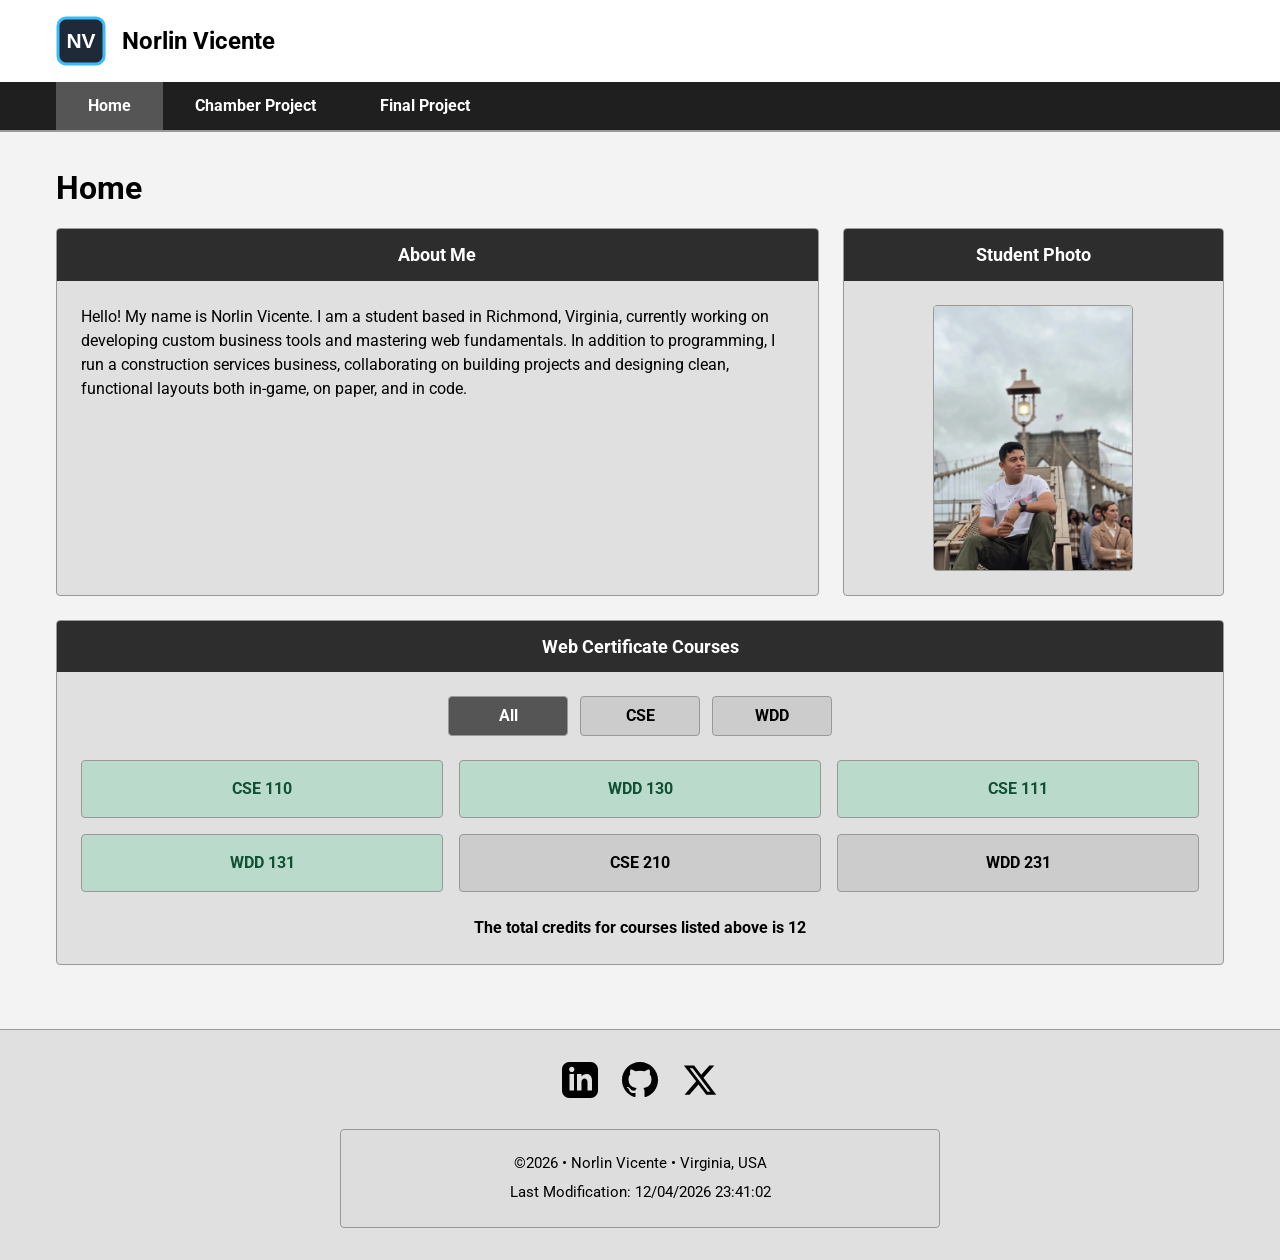
<file: index.html>
<!DOCTYPE html>
<html lang="en">

<head>
    <meta charset="UTF-8">
    <meta name="viewport" content="width=device-width, initial-scale=1.0">

    <title>WDD 231 - Course Home Page - Norlin Vicente</title>

    <meta name="description"
        content="Course home page for Norlin Vicente in WDD 231: Web Frontend Development I, featuring completed coursework and web development projects.">

    <meta name="author" content="Norlin Vicente">

    <!-- Google Font -->
    <link rel="preconnect" href="https://fonts.googleapis.com">
    <link rel="preconnect" href="https://fonts.gstatic.com" crossorigin>
    <link href="https://fonts.googleapis.com/css2?family=Roboto:wght@300;400;700&display=swap" rel="stylesheet">

    <!-- CSS files -->
    <link rel="stylesheet" href="styles/normalize.css">
    <link rel="stylesheet" href="styles/small.css">
    <link rel="stylesheet" href="styles/larger.css">

    <!-- JavaScript files -->
    <script src="scripts/navigation.js" defer></script>
    <script src="scripts/dates.js" defer></script>
    <script src="scripts/courses.js" defer></script>
</head>

<body>
    <header>
        <div class="header-top">
            <div class="logo-area">
                <img src="images/logo.svg" class="logo" alt="Norlin Vicente course website logo" width="50" height="50">

                <span>Norlin Vicente</span>
            </div>

            <button id="menu-button" type="button" aria-label="Open navigation menu" aria-controls="navigation"
                aria-expanded="false">
                ☰
            </button>
        </div>

        <nav id="navigation" aria-label="Primary navigation">
            <a href="index.html" class="active" aria-current="page">
                Home
            </a>

            <a href="chamber/directory.html">
                Chamber Project
            </a>

            <a href="project/index.html">
                Final Project
            </a>
        </nav>
    </header>

    <main>
        <h1>Home</h1>

        <div class="grid-container">
            <section class="card info-card">
                <h2>About Me</h2>

                <div class="card-content">
                    <p>
                        Hello! My name is Norlin Vicente. I am a student based in
                        Richmond, Virginia, currently working on developing custom
                        business tools and mastering web fundamentals. In addition
                        to programming, I run a construction services business,
                        collaborating on building projects and designing clean,
                        functional layouts both in-game, on paper, and in code.
                    </p>
                </div>
            </section>

            <section class="card photo-card">
                <h2>Student Photo</h2>

                <div class="card-content photo-container">
                    <img src="images/profile.webp" alt="Norlin Vicente sitting near the Brooklyn Bridge" width="200"
                        height="200">
                </div>
            </section>

            <section class="card courses-card">
                <h2>Web Certificate Courses</h2>

                <div class="card-content">
                    <div class="filter-buttons" aria-label="Filter courses by subject">

                        <button id="filter-all" class="btn active" type="button">
                            All
                        </button>

                        <button id="filter-cse" class="btn" type="button">
                            CSE
                        </button>

                        <button id="filter-wdd" class="btn" type="button">
                            WDD
                        </button>
                    </div>

                    <div id="course-container" class="courses-grid" aria-live="polite">
                        <!-- Courses are displayed with JavaScript. -->
                    </div>

                    <p id="total-credits" class="credits-display">
                        The total credits for courses listed above is
                        <span id="credits-value">0</span>
                    </p>
                </div>
            </section>
        </div>
    </main>

    <footer>
        <div class="footer-socials">
            <a href="https://www.linkedin.com/" target="_blank" rel="noopener noreferrer"
                aria-label="Visit Norlin Vicente's LinkedIn profile">

                <svg viewBox="0 0 24 24" width="36" height="36" fill="currentColor" aria-hidden="true">

                    <path
                        d="M19 0h-14c-2.761 0-5 2.239-5 5v14c0 2.761 2.239 5 5 5h14c2.762 0 5-2.239 5-5v-14c0-2.761-2.238-5-5-5zm-11 19h-3v-11h3v11zm-1.5-12.268c-.966 0-1.75-.779-1.75-1.75s.784-1.75 1.75-1.75 1.75.779 1.75 1.75-.784 1.75-1.75 1.75zm13.5 12.268h-3v-5.604c0-3.368-4-3.113-4 0v5.604h-3v-11h3v1.765c1.396-2.586 7-2.777 7 2.476v6.759z">
                    </path>
                </svg>
            </a>

            <a href="https://github.com/vicentenorlin27" target="_blank" rel="noopener noreferrer"
                aria-label="Visit Norlin Vicente's GitHub profile">

                <svg viewBox="0 0 24 24" width="36" height="36" fill="currentColor" aria-hidden="true">

                    <path
                        d="M12 0c-6.626 0-12 5.373-12 12 0 5.302 3.438 9.8 8.207 11.387.599.111.793-.261.793-.577v-2.234c-3.338.726-4.033-1.416-4.033-1.416-.546-1.387-1.333-1.756-1.333-1.756-1.089-.745.083-.729.083-.729 1.205.084 1.839 1.237 1.839 1.237 1.07 1.834 2.807 1.304 3.492.997.107-.775.418-1.305.762-1.604-2.665-.305-5.467-1.334-5.467-5.931 0-1.311.469-2.381 1.236-3.221-.124-.303-.535-1.524.117-3.176 0 0 1.008-.322 3.301 1.23.957-.266 1.983-.399 3.003-.404 1.02.005 2.047.138 3.006.404 2.291-1.552 3.297-1.23 3.297-1.23.653 1.653.242 2.874.118 3.176.77.84 1.235 1.911 1.235 3.221 0 4.609-2.807 5.624-5.479 5.921.43.372.823 1.102.823 2.222v3.293c0 .319.192.694.801.576 4.765-1.589 8.199-6.086 8.199-11.386 0-6.627-5.373-12-12-12z">
                    </path>
                </svg>
            </a>

            <a href="https://x.com/" target="_blank" rel="noopener noreferrer" aria-label="Visit X">

                <svg viewBox="0 0 24 24" width="36" height="36" fill="currentColor" aria-hidden="true">

                    <path
                        d="M18.244 2.25h3.308l-7.227 8.26 8.502 11.24H16.17l-5.214-6.817L4.99 21.75H1.68l7.73-8.835L1.254 2.25H8.08l4.713 6.231zm-1.161 17.52h1.833L7.084 4.126H5.117z">
                    </path>
                </svg>
            </a>
        </div>

        <div class="footer-bottom">
            <p>
                &copy;<span id="currentyear"></span>
                • Norlin Vicente
                • Virginia, USA
            </p>

            <p id="lastModified"></p>
        </div>
    </footer>
</body>

</html>
</file>
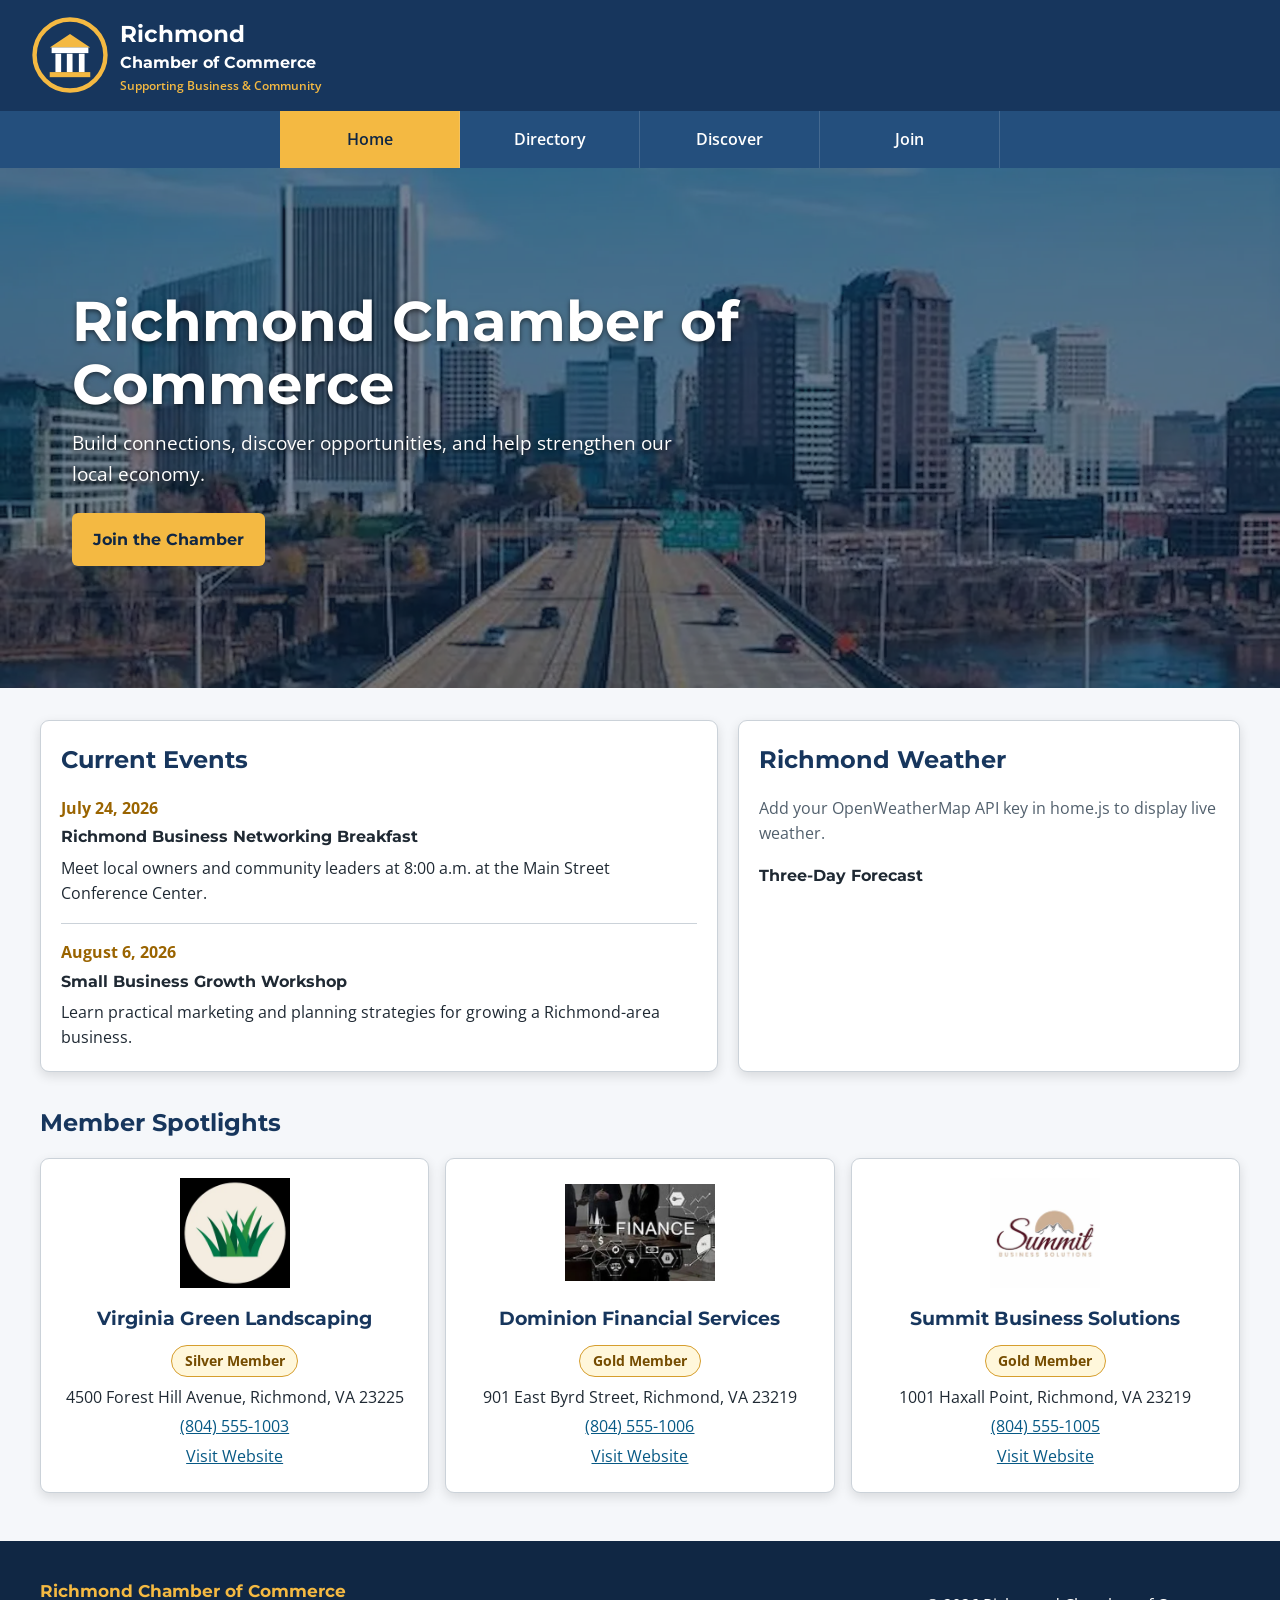
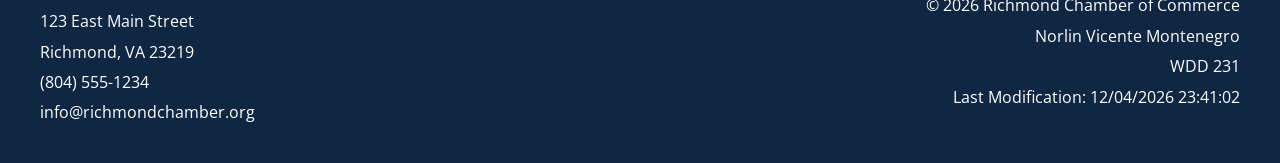
<file: chamber/index.html>
<!DOCTYPE html>
<html lang="en">

<head>
    <meta charset="UTF-8">

    <meta name="viewport" content="width=device-width, initial-scale=1.0">

    <title>
        Richmond Chamber of Commerce | Business Growth
    </title>

    <meta name="description"
        content="Connect with Richmond businesses, discover local events, and grow your organization through the Richmond Chamber of Commerce.">

    <meta name="author" content="Norlin Vicente Montenegro">

    <link rel="icon" href="images/favicon.ico">

    <meta property="og:title" content="Richmond Chamber of Commerce | Supporting Local Business">

    <meta property="og:description"
        content="Connect with local businesses, discover opportunities, and help strengthen the Richmond, Virginia community.">

    <meta property="og:image" content="https://vicentenorlin27.github.io/wdd231/chamber/images/hero.webp">

    <meta property="og:url" content="https://vicentenorlin27.github.io/wdd231/chamber/">

    <meta property="og:type" content="website">

    <link rel="preconnect" href="https://fonts.googleapis.com">

    <link rel="preconnect" href="https://fonts.gstatic.com" crossorigin>

    <link
        href="https://fonts.googleapis.com/css2?family=Montserrat:wght@400;600;700&family=Open+Sans:wght@400;600&display=swap"
        rel="stylesheet">

    <link rel="stylesheet" href="styles/normalize.css">

    <link rel="stylesheet" href="styles/small.css">

    <link rel="stylesheet" href="styles/larger.css">

    <script src="scripts/navigation.js" defer>
    </script>

    <script src="scripts/home.js" defer>
    </script>
</head>

<body>

    <header>

        <div class="logo-area">

            <img src="images/logo.svg" alt="Richmond Chamber of Commerce logo" width="80" height="80">

            <div class="site-name">

                <span>Richmond</span>

                <strong>
                    Chamber of Commerce
                </strong>

                <p class="tagline">
                    Supporting Business &amp; Community
                </p>

            </div>

        </div>

        <button id="menu-toggle" type="button" aria-label="Toggle navigation menu" aria-controls="nav-menu"
            aria-expanded="false">

            <span></span>
            <span></span>
            <span></span>

        </button>

    </header>

    <nav aria-label="Primary Navigation">

        <ul id="nav-menu">

            <li>
                <a href="index.html" class="active" aria-current="page">
                    Home
                </a>
            </li>

            <li>
                <a href="directory.html">
                    Directory
                </a>
            </li>

            <li>
                <a href="discover.html">
                    Discover
                </a>
            </li>

            <li>
                <a href="join.html">
                    Join
                </a>
            </li>

        </ul>

    </nav>

    <main class="home-main">

        <section class="hero" aria-labelledby="hero-title">

            <img src="images/hero.webp" alt="Downtown Richmond, Virginia" width="1200" height="600">

            <div class="hero-content">

                <h1 id="hero-title">
                    Richmond Chamber of Commerce
                </h1>

                <p>
                    Build connections, discover opportunities,
                    and help strengthen our local economy.
                </p>

                <a class="cta-button" href="join.html">
                    Join the Chamber
                </a>

            </div>

        </section>

        <div class="home-grid">

            <section class="home-panel events" aria-labelledby="events-title">

                <h2 id="events-title">
                    Current Events
                </h2>

                <article>

                    <p class="event-date">
                        July 24, 2026
                    </p>

                    <h3>
                        Richmond Business Networking Breakfast
                    </h3>

                    <p>
                        Meet local owners and community leaders
                        at 8:00 a.m. at the Main Street
                        Conference Center.
                    </p>

                </article>

                <article>

                    <p class="event-date">
                        August 6, 2026
                    </p>

                    <h3>
                        Small Business Growth Workshop
                    </h3>

                    <p>
                        Learn practical marketing and planning
                        strategies for growing a Richmond-area
                        business.
                    </p>

                </article>

            </section>

            <section class="home-panel weather" aria-labelledby="weather-title">

                <h2 id="weather-title">
                    Richmond Weather
                </h2>

                <div id="current-weather" aria-live="polite">

                    <p>
                        Loading current weather...
                    </p>

                </div>

                <h3>
                    Three-Day Forecast
                </h3>

                <div id="forecast" class="forecast" aria-live="polite">
                </div>

            </section>

        </div>

        <section class="spotlights-section" aria-labelledby="spotlights-title">

            <h2 id="spotlights-title">
                Member Spotlights
            </h2>

            <div id="spotlights" class="spotlights" aria-live="polite">

                <p>
                    Loading member spotlights...
                </p>

            </div>

        </section>

    </main>

    <footer>

        <div class="footer-layout">

            <div class="footer-info">

                <p>
                    <strong>
                        Richmond Chamber of Commerce
                    </strong>
                </p>

                <p>
                    123 East Main Street
                </p>

                <p>
                    Richmond, VA 23219
                </p>

                <p>
                    (804) 555-1234
                </p>

                <p>
                    info@richmondchamber.org
                </p>

            </div>

            <div class="footer-development">

                <p>
                    &copy;
                    <span id="current-year"></span>
                    Richmond Chamber of Commerce
                </p>

                <p>
                    Norlin Vicente Montenegro
                </p>

                <p>
                    WDD 231
                </p>

                <p id="last-modified"></p>

            </div>

        </div>

    </footer>

</body>

</html>
</file>
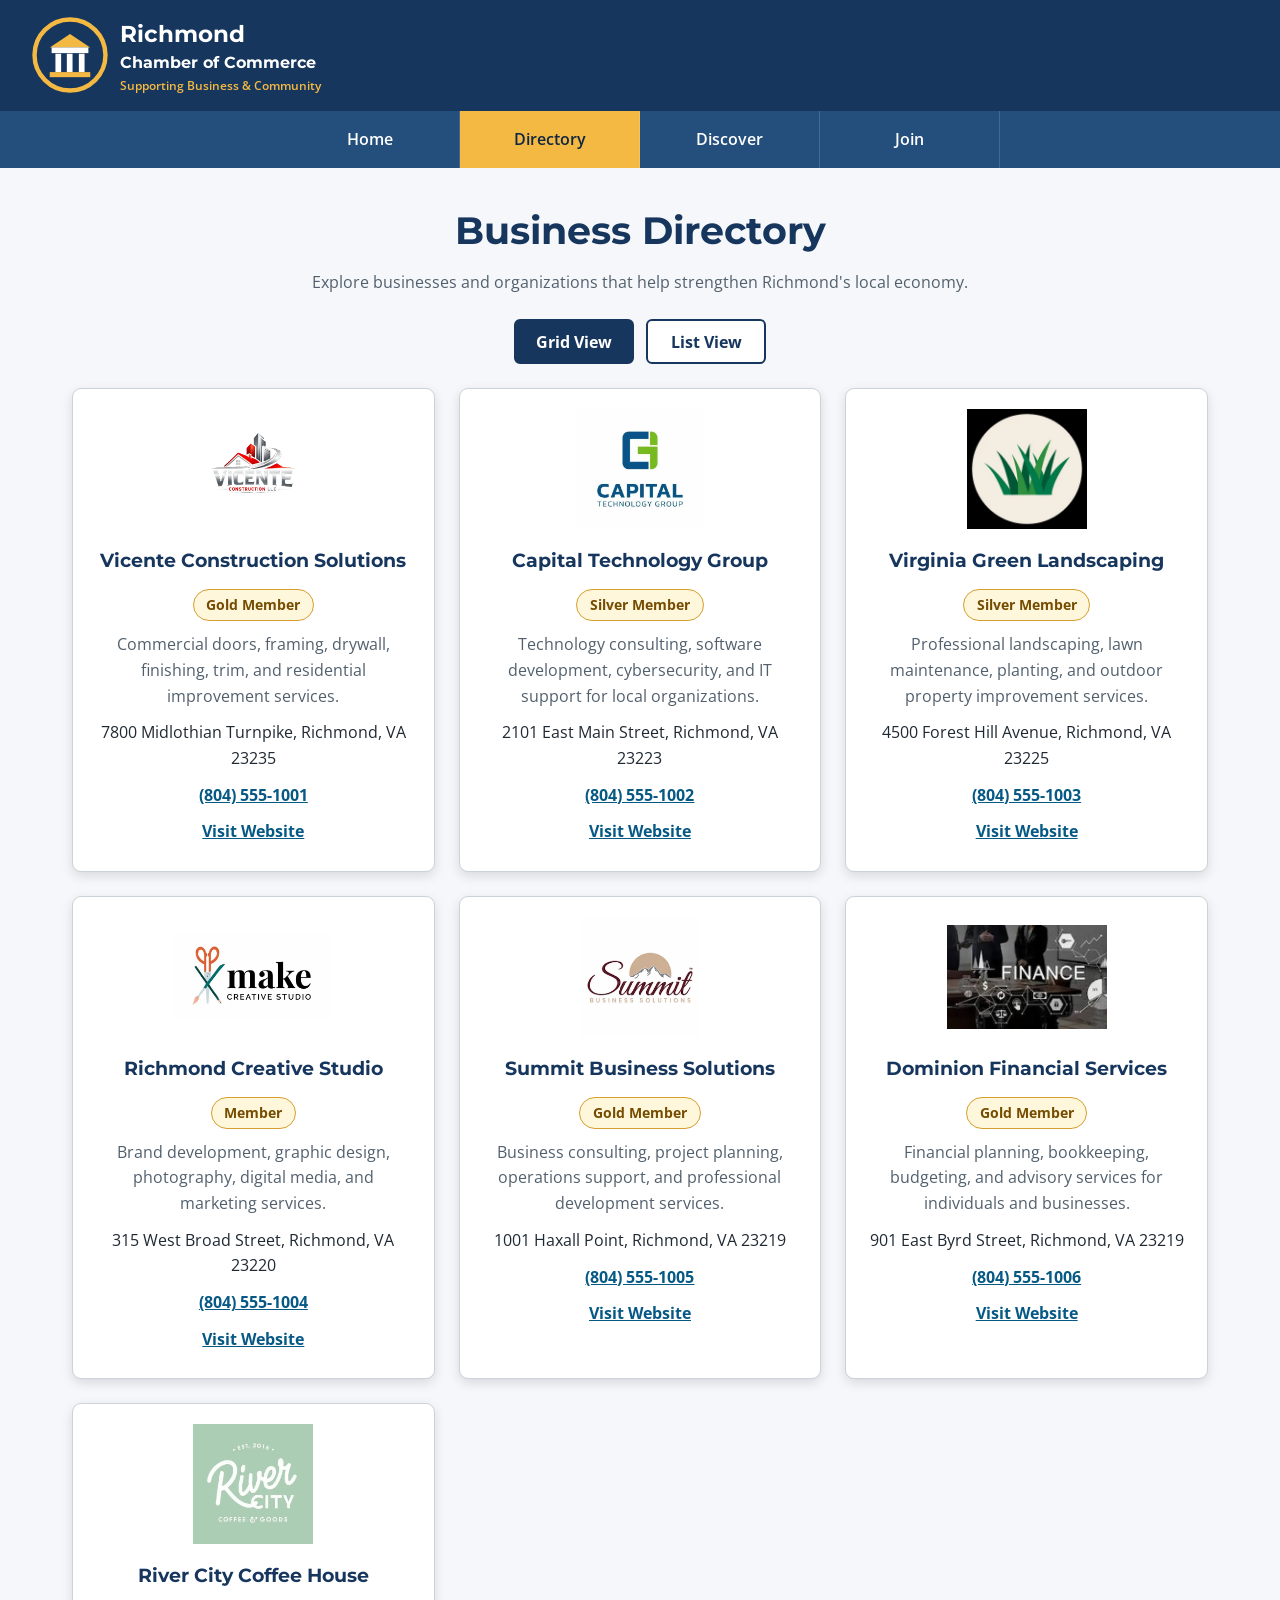
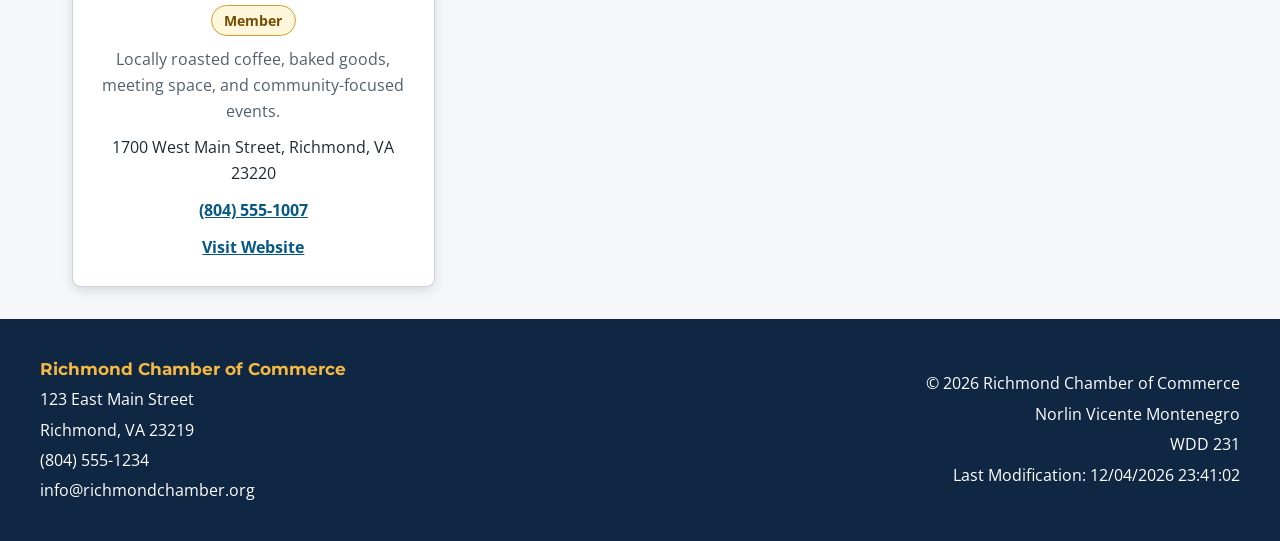
<file: chamber/directory.html>
<!DOCTYPE html>
<html lang="en">

<head>
    <meta charset="UTF-8">
    <meta name="viewport" content="width=device-width, initial-scale=1.0">

    <title>Richmond Chamber of Commerce Business Directory</title>

    <meta name="description"
        content="Explore the Richmond Chamber of Commerce business directory and connect with local businesses and organizations in Richmond, Virginia.">

    <meta name="author" content="Norlin Vicente Montenegro">

    <!-- Favicon -->
    <link rel="icon" href="images/favicon.ico">

    <!-- Open Graph -->
    <meta property="og:title" content="Richmond Chamber of Commerce Business Directory">
    <meta property="og:description"
        content="Discover trusted local businesses and organizations serving the Richmond, Virginia community.">

    <!-- Replace this later with hero.webp if desired -->
    <meta property="og:image" content="https://vicentenorlin27.github.io/wdd231/chamber/images/logo.svg">

    <meta property="og:url" content="https://vicentenorlin27.github.io/wdd231/chamber/directory.html">

    <meta property="og:type" content="website">

    <!-- Google Fonts -->
    <link rel="preconnect" href="https://fonts.googleapis.com">

    <link rel="preconnect" href="https://fonts.gstatic.com" crossorigin>

    <link
        href="https://fonts.googleapis.com/css2?family=Montserrat:wght@400;600;700&family=Open+Sans:wght@400;600&display=swap"
        rel="stylesheet">

    <!-- CSS -->
    <link rel="stylesheet" href="styles/normalize.css">
    <link rel="stylesheet" href="styles/small.css">
    <link rel="stylesheet" href="styles/larger.css">

    <!-- JavaScript -->
    <script src="scripts/navigation.js" defer></script>
    <script src="scripts/directory.js" defer></script>

</head>

<body>

    <header>

        <div class="logo-area">

            <img src="images/logo.svg" alt="Richmond Chamber of Commerce logo" width="80" height="80">

            <div class="site-name">

                <span>Richmond</span>

                <strong>Chamber of Commerce</strong>

                <p class="tagline">
                    Supporting Business &amp; Community
                </p>

            </div>

        </div>

        <button id="menu-toggle" type="button" aria-label="Toggle navigation menu" aria-controls="nav-menu"
            aria-expanded="false">

            <span></span>
            <span></span>
            <span></span>

        </button>

    </header>

    <nav aria-label="Primary Navigation">

        <ul id="nav-menu">

            <li>
                <a href="index.html">
                    Home
                </a>
            </li>

            <li>
                <a href="directory.html" class="active" aria-current="page">
                    Directory
                </a>
            </li>

            <li>
                <a href="discover.html">
                    Discover
                </a>
            </li>

            <li>
                <a href="join.html">
                    Join
                </a>
            </li>

        </ul>

    </nav>

    <main>

        <h1>Business Directory</h1>

        <p class="directory-introduction">
            Explore businesses and organizations that help strengthen Richmond's local economy.
        </p>

        <!-- VALID HTML -->
        <div class="view-controls" role="group" aria-label="Directory view selection">

            <button id="grid-btn" class="active" type="button" aria-pressed="true">

                Grid View

            </button>

            <button id="list-btn" type="button" aria-pressed="false">

                List View

            </button>

        </div>

        <div id="directory-container" class="grid-view" aria-live="polite">

            <!-- Generated with JavaScript -->

        </div>

    </main>

    <footer>

        <div class="footer-layout">

            <div class="footer-info">

                <p>
                    <strong>Richmond Chamber of Commerce</strong>
                </p>

                <p>
                    123 East Main Street
                </p>

                <p>
                    Richmond, VA 23219
                </p>

                <p>
                    (804) 555-1234
                </p>

                <p>
                    info@richmondchamber.org
                </p>

            </div>

            <div class="footer-development">

                <p>
                    &copy;
                    <span id="current-year"></span>
                    Richmond Chamber of Commerce
                </p>

                <p>
                    Norlin Vicente Montenegro
                </p>

                <p>
                    WDD 231
                </p>

                <p id="last-modified"></p>

            </div>

        </div>

    </footer>

</body>

</html>
</file>
<file: styles/small.css>
/* Color Scheme Palette matching the wireframe aesthetic */
:root {
    --primary-dark: #1f1f1f;
    --nav-bg: #2d2d2d;
    --nav-active: #555555;
    --card-header-bg: #2d2d2d;
    --card-body-bg: #e0e0e0;
    --completed-color: #badbcc;
    --completed-text: #0f5132;
    --text-color: #000000;
    --bg-color: #f3f3f3;
    --border-color: #999999;
}

* {
    box-sizing: border-box;
    margin: 0;
    padding: 0;
}

body {
    font-family: "Roboto", sans-serif;
    color: var(--text-color);
    background-color: var(--bg-color);
    line-height: 1.5;
}

/* Header and site branding */
header {
    background-color: #ffffff;
    border-bottom: 2px solid var(--border-color);
}

.header-top {
    display: flex;
    justify-content: space-between;
    align-items: center;
    max-width: 1200px;
    margin: 0 auto;
    padding: 1rem;
}

.logo-area {
    display: flex;
    align-items: center;
    gap: 1rem;
}

.logo-area span {
    font-size: 1.5rem;
    font-weight: bold;
}

/* Hamburger menu */
#menu-button {
    padding: 0.25rem 0.75rem;
    border: 1px solid var(--border-color);
    border-radius: 4px;
    background: none;
    color: var(--text-color);
    font-size: 1.75rem;
    cursor: pointer;
}

/* Mobile navigation */
#navigation {
    display: none;
    flex-direction: column;
    background-color: var(--nav-bg);
}

#navigation.open {
    display: flex;
}

#navigation a {
    padding: 1rem;
    border-top: 1px solid #444444;
    color: #ffffff;
    font-weight: bold;
    text-align: left;
    text-decoration: none;
    transition: background 0.2s;
}

#navigation a:hover,
#navigation a.active {
    background-color: var(--nav-active);
}

/* Main content */
main {
    max-width: 1200px;
    margin: 0 auto;
    padding: 1rem;
}

h1 {
    margin: 1rem 0;
    font-size: 2rem;
    text-align: left;
}

/* Content panels */
.grid-container {
    display: flex;
    flex-direction: column;
    gap: 1.5rem;
}

.card {
    overflow: hidden;
    border: 1px solid var(--border-color);
    border-radius: 4px;
    background-color: var(--card-body-bg);
}

.card h2 {
    padding: 0.75rem;
    background-color: var(--card-header-bg);
    color: #ffffff;
    font-size: 1.15rem;
    text-align: center;
}

.card-content {
    padding: 1.5rem;
}

.photo-container {
    display: flex;
    align-items: center;
    justify-content: center;
}

.photo-container img {
    max-width: 100%;
    height: auto;
    border: 1px solid var(--border-color);
    border-radius: 4px;
    object-fit: cover;
}

/* Course filter buttons */
.filter-buttons {
    display: flex;
    justify-content: center;
    gap: 0.75rem;
    margin-bottom: 1.5rem;
}

.btn {
    flex: 1;
    max-width: 120px;
    padding: 0.6rem;
    border: 1px solid var(--border-color);
    border-radius: 4px;
    background-color: #cccccc;
    font-size: 1rem;
    font-weight: bold;
    cursor: pointer;
    transition: all 0.2s;
}

.btn:hover,
.btn.active {
    background-color: var(--nav-active);
    color: #ffffff;
}

.courses-grid {
    display: flex;
    flex-direction: column;
    gap: 0.75rem;
}

.course-card {
    padding: 1rem;
    border: 1px solid var(--border-color);
    border-radius: 4px;
    background-color: #cccccc;
    font-weight: bold;
    text-align: center;
}

.course-card.completed {
    background-color: var(--completed-color);
    color: var(--completed-text);
}

.credits-display {
    margin-top: 1.5rem;
    font-weight: bold;
    text-align: center;
}

/* Footer */
footer {
    margin-top: 3rem;
    padding: 2rem 1rem;
    border-top: 1px solid var(--border-color);
    background-color: var(--card-body-bg);
    color: var(--text-color);
    text-align: center;
}

.footer-socials {
    display: flex;
    justify-content: center;
    gap: 1.5rem;
    margin-bottom: 1.5rem;
}

.footer-socials a {
    color: var(--text-color);
    transition: transform 0.2s;
}

.footer-socials a:hover {
    transform: scale(1.1);
}

.footer-bottom {
    max-width: 600px;
    margin: 0 auto;
    padding: 1rem;
    border: 1px solid var(--border-color);
    border-radius: 4px;
    background-color: #dddddd;
}

.footer-bottom p {
    margin: 0.4rem 0;
    font-size: 0.95rem;
}
</file>
<file: styles/larger.css>
@media only screen and (min-width: 48rem) {
    header {
        display: flex;
        flex-direction: column;
    }

    .header-top {
        width: 100%;
    }

    #menu-button {
        display: none;
    }

    #navigation {
        display: flex;
        flex-direction: row;
        justify-content: flex-start;
        padding-left: max(1rem,
                calc((100% - 1200px) / 2 + 1rem));
        background-color: var(--primary-dark);
    }

    #navigation a {
        padding: 0.75rem 2rem;
        border-top: none;
    }

    .grid-container {
        display: grid;
        grid-template-columns: 2fr 1fr;
        gap: 1.5rem;
    }

    .info-card {
        grid-column: 1 / 2;
    }

    .photo-card {
        grid-column: 2 / 3;
    }

    .courses-card {
        grid-column: 1 / 3;
    }

    .courses-grid {
        display: grid;
        grid-template-columns: repeat(3, 1fr);
        gap: 1rem;
    }
}
</file>
<file: chamber/styles/small.css>
:root {
    --primary-color: #17365d;
    --primary-dark: #102744;
    --secondary-color: #f4b942;
    --secondary-dark: #9a6400;
    --background-color: #f5f7fa;
    --card-color: #ffffff;
    --text-color: #1f2933;
    --muted-text: #52606d;
    --border-color: #cbd2d9;
    --light-navigation: #244f7d;
    --error-color: #9b1c1c;
    --shadow: 0 4px 12px rgb(0 0 0 / 12%);
}

* {
    box-sizing: border-box;
}

html {
    min-width: 320px;
}

body {
    min-width: 320px;
    margin: 0;
    overflow-x: hidden;
    background-color: var(--background-color);
    color: var(--text-color);
    font-family: "Open Sans", sans-serif;
    line-height: 1.6;
}

img {
    display: block;
    max-width: 100%;
    height: auto;
}

h1,
h2,
h3 {
    font-family: "Montserrat", sans-serif;
}

a {
    color: #075985;
}

a:hover {
    color: #0c4a6e;
}

header {
    display: flex;
    align-items: center;
    justify-content: space-between;
    gap: 1rem;
    min-height: 100px;
    padding: 1rem;
    background-color: var(--primary-color);
    color: #ffffff;
}

.logo-area {
    display: flex;
    align-items: center;
    gap: 0.75rem;
    min-width: 0;
}

.logo-area img {
    width: 64px;
    height: 64px;
    flex-shrink: 0;
    object-fit: contain;
}

.site-name {
    display: flex;
    flex-direction: column;
    min-width: 0;
}

.site-name span {
    font-family: "Montserrat", sans-serif;
    font-size: 1.1rem;
    font-weight: 700;
}

.site-name strong {
    font-family: "Montserrat", sans-serif;
    font-size: 0.9rem;
    line-height: 1.2;
}

.tagline {
    display: none;
    margin: 0.2rem 0 0;
    color: var(--secondary-color);
    font-size: 0.75rem;
    font-weight: 600;
}

#menu-toggle {
    display: flex;
    flex-direction: column;
    justify-content: center;
    gap: 5px;
    width: 48px;
    height: 48px;
    padding: 0.65rem;
    flex-shrink: 0;
    border: 1px solid transparent;
    border-radius: 5px;
    background: transparent;
    cursor: pointer;
}

#menu-toggle span {
    display: block;
    width: 100%;
    height: 3px;
    border-radius: 2px;
    background-color: #ffffff;
    transition:
        transform 0.25s ease,
        opacity 0.25s ease;
}

#menu-toggle.active span:nth-child(1) {
    transform: translateY(8px) rotate(45deg);
}

#menu-toggle.active span:nth-child(2) {
    opacity: 0;
}

#menu-toggle.active span:nth-child(3) {
    transform: translateY(-8px) rotate(-45deg);
}

#menu-toggle:focus-visible,
.view-controls button:focus-visible,
nav a:focus-visible,
.cta-button:focus-visible {
    outline: 3px solid var(--secondary-color);
    outline-offset: 3px;
}

nav {
    background-color: var(--light-navigation);
}

#nav-menu {
    display: none;
    flex-direction: column;
    margin: 0;
    padding: 0;
    list-style: none;
}

#nav-menu.open {
    display: flex;
}

#nav-menu a {
    display: block;
    padding: 1rem;
    border-bottom:
        1px solid rgb(255 255 255 / 15%);
    color: #ffffff;
    font-weight: 600;
    text-align: center;
    text-decoration: none;
}

#nav-menu a:hover,
#nav-menu a.active {
    background-color: var(--secondary-color);
    color: var(--primary-dark);
}

main {
    width: 100%;
    max-width: 1200px;
    min-height: 60vh;
    margin: 0 auto;
    padding: 1.5rem 1rem 2.5rem;
}

main h1 {
    margin: 0 0 0.5rem;
    color: var(--primary-color);
    font-size: clamp(1.8rem, 7vw, 2.4rem);
    text-align: center;
}

.directory-introduction {
    max-width: 700px;
    margin: 0 auto 1.5rem;
    color: var(--muted-text);
    text-align: center;
}

.view-controls {
    display: flex;
    flex-wrap: wrap;
    justify-content: center;
    gap: 0.75rem;
    margin-bottom: 1.5rem;
}

.view-controls button {
    min-width: 120px;
    padding: 0.7rem 1rem;
    border: 2px solid var(--primary-color);
    border-radius: 6px;
    background-color: var(--card-color);
    color: var(--primary-color);
    font-weight: 700;
    cursor: pointer;
}

.view-controls button:hover,
.view-controls button.active {
    background-color: var(--primary-color);
    color: #ffffff;
}

.grid-view {
    display: grid;
    grid-template-columns: minmax(0, 1fr);
    gap: 1rem;
}

.member-card {
    min-width: 0;
    overflow-wrap: anywhere;
    background-color: var(--card-color);
}

.grid-view .member-card {
    display: flex;
    flex-direction: column;
    align-items: center;
    padding: 1.25rem;
    border: 1px solid var(--border-color);
    border-radius: 9px;
    box-shadow: var(--shadow);
    text-align: center;
}

.grid-view .member-card img {
    width: 160px;
    height: 120px;
    margin-bottom: 1rem;
    object-fit: contain;
}

.member-card h2 {
    margin: 0 0 0.5rem;
    color: var(--primary-color);
    font-size: 1.2rem;
}

.member-card p {
    margin: 0.35rem 0;
}

.member-description {
    color: var(--muted-text);
}

.member-address {
    font-style: normal;
}

.membership-badge {
    display: inline-block;
    padding: 0.25rem 0.8rem;
    border: 1px solid #d69e2e;
    border-radius: 50px;
    background-color: #fff7db;
    color: #754c00;
    font-size: 0.85rem;
    font-weight: 700;
}

.member-card a {
    font-weight: 700;
}

.list-view {
    display: flex;
    flex-direction: column;
    gap: 0;
    border: 1px solid var(--border-color);
}

.list-view .member-card {
    padding: 1rem;
}

.list-view .member-card:nth-child(even) {
    background-color: #e8eef5;
}

.list-view .member-card img,
.list-view .member-description,
.list-view .membership-badge {
    display: none;
}

.list-view .member-card h2 {
    font-size: 1.05rem;
}

.error-message {
    padding: 1rem;
    border: 1px solid var(--error-color);
    border-radius: 6px;
    background-color: #fff5f5;
    color: var(--error-color);
    font-weight: 700;
    text-align: center;
}

footer {
    padding: 2rem 1rem;
    background-color: var(--primary-dark);
    color: #ffffff;
    text-align: center;
}

.footer-layout {
    display: grid;
    gap: 1.5rem;
    max-width: 1200px;
    margin: 0 auto;
}

footer p {
    margin: 0.3rem 0;
}

footer a {
    color: #ffffff;
}

footer a:hover {
    color: var(--secondary-color);
}

.footer-info strong {
    color: var(--secondary-color);
    font-family: "Montserrat", sans-serif;
    font-size: 1.05rem;
}

/* Chamber home page */

.home-main {
    max-width: none;
    padding: 0 0 2.5rem;
}

.hero {
    position: relative;
    min-height: 440px;
    overflow: hidden;
    background-color: var(--primary-dark);
}

.hero>img {
    width: 100%;
    height: 440px;
    object-fit: cover;
    opacity: 0.42;
}

.hero-content {
    position: absolute;
    inset: 0;
    display: flex;
    flex-direction: column;
    align-items: flex-start;
    justify-content: center;
    max-width: 1200px;
    margin: 0 auto;
    padding: 2rem 1.25rem;
    color: #ffffff;
}

.home-main .hero h1 {
    max-width: 720px;
    margin: 0 0 0.75rem;
    color: #ffffff;
    font-size: clamp(2rem, 9vw, 3.5rem);
    line-height: 1.12;
    text-align: left;
    text-shadow:
        0 2px 5px rgb(0 0 0 / 55%);
}

.hero-content p {
    max-width: 620px;
    margin: 0 0 1.5rem;
    font-size: 1.08rem;
    text-shadow:
        0 2px 4px rgb(0 0 0 / 70%);
}

.cta-button {
    display: inline-block;
    padding: 0.85rem 1.3rem;
    border-radius: 6px;
    background-color: var(--secondary-color);
    color: var(--primary-dark);
    font-family: "Montserrat", sans-serif;
    font-weight: 700;
    text-decoration: none;
}

.cta-button:hover {
    background-color: #ffd166;
    color: var(--primary-dark);
}

.home-grid,
.spotlights-section {
    width: calc(100% - 2rem);
    max-width: 1200px;
    margin: 1.5rem auto 0;
}

.home-grid {
    display: grid;
    gap: 1.25rem;
}

.home-panel {
    padding: 1.25rem;
    border: 1px solid var(--border-color);
    border-radius: 9px;
    background-color: var(--card-color);
    box-shadow: var(--shadow);
}

.home-panel h2,
.spotlights-section>h2 {
    margin: 0 0 1rem;
    color: var(--primary-color);
}

.home-panel h3 {
    margin: 0.2rem 0 0.35rem;
    font-size: 1rem;
}

.events article+article {
    margin-top: 1rem;
    padding-top: 1rem;
    border-top: 1px solid var(--border-color);
}

.event-date {
    margin: 0;
    color: var(--secondary-dark);
    font-weight: 700;
}

.events article p:last-child {
    margin: 0;
}

.current-weather-layout {
    display: flex;
    align-items: center;
    gap: 0.5rem;
}

.current-temperature {
    margin: 0;
    color: var(--primary-color);
    font-family: "Montserrat", sans-serif;
    font-size: 2rem;
    font-weight: 700;
}

.weather-description {
    margin: 0;
    text-transform: capitalize;
}

.forecast {
    display: grid;
    grid-template-columns: repeat(3, 1fr);
    gap: 0.5rem;
}

.forecast-day {
    display: flex;
    flex-direction: column;
    padding: 0.7rem 0.25rem;
    border-radius: 6px;
    background-color: #e8eef5;
    text-align: center;
}

.weather-notice {
    color: var(--muted-text);
}

.spotlights {
    display: grid;
    gap: 1rem;
}

.spotlight-card {
    display: grid;
    grid-template-columns:
        100px minmax(0, 1fr);
    align-items: center;
    gap: 1rem;
    min-width: 0;
    padding: 1.15rem;
    overflow-wrap: anywhere;
    border: 1px solid var(--border-color);
    border-radius: 9px;
    background-color: var(--card-color);
    box-shadow: var(--shadow);
}

.spotlight-card img {
    width: 100px;
    height: 90px;
    object-fit: contain;
}

.spotlight-card h3 {
    margin: 0 0 0.45rem;
    color: var(--primary-color);
}

.spotlight-card p {
    margin: 0.25rem 0;
}
</file>
<file: chamber/styles/larger.css>
@media only screen and (min-width: 48rem) {
    header {
        padding: 1rem 2rem;
    }

    .logo-area img {
        width: 76px;
        height: 76px;
    }

    .site-name span {
        font-size: 1.45rem;
    }

    .site-name strong {
        font-size: 1rem;
    }

    .tagline {
        display: block;
    }

    #menu-toggle {
        display: none;
    }

    #nav-menu {
        display: flex;
        flex-direction: row;
        justify-content: center;
    }

    #nav-menu li {
        width: min(180px, 25%);
    }

    #nav-menu a {
        border-right:
            1px solid rgb(255 255 255 / 15%);
        border-bottom: none;
    }

    main {
        padding: 2rem;
    }

    .grid-view {
        grid-template-columns:
            repeat(2, minmax(0, 1fr));
        gap: 1.5rem;
    }

    .list-view .member-card {
        display: grid;
        grid-template-columns:
            minmax(180px, 1.5fr) minmax(220px, 2fr) minmax(130px, 1fr) minmax(110px, 0.8fr);
        align-items: center;
        gap: 1rem;
    }

    .list-view .member-card h2,
    .list-view .member-card p {
        margin: 0;
    }

    .footer-layout {
        grid-template-columns: 1fr 1fr;
        align-items: center;
        text-align: left;
    }

    .footer-development {
        text-align: right;
    }

    /* Chamber home page */

    .home-main {
        padding: 0 0 3rem;
    }

    .hero,
    .hero>img {
        height: 520px;
    }

    .hero-content {
        left: 50%;
        width: 100%;
        transform: translateX(-50%);
        padding: 3rem 2rem;
    }

    .home-main .hero h1 {
        font-size: 3.5rem;
    }

    .hero-content p {
        font-size: 1.2rem;
    }

    .home-grid {
        grid-template-columns: 1.35fr 1fr;
        margin-top: 2rem;
    }

    .spotlights-section {
        margin-top: 2rem;
    }

    .spotlights {
        grid-template-columns:
            repeat(3, minmax(0, 1fr));
    }

    .spotlight-card {
        display: flex;
        flex-direction: column;
        text-align: center;
    }

    .spotlight-card img {
        width: 150px;
        height: 110px;
    }
}

@media only screen and (min-width: 70rem) {
    .grid-view {
        grid-template-columns:
            repeat(3, minmax(0, 1fr));
    }
}
</file>
